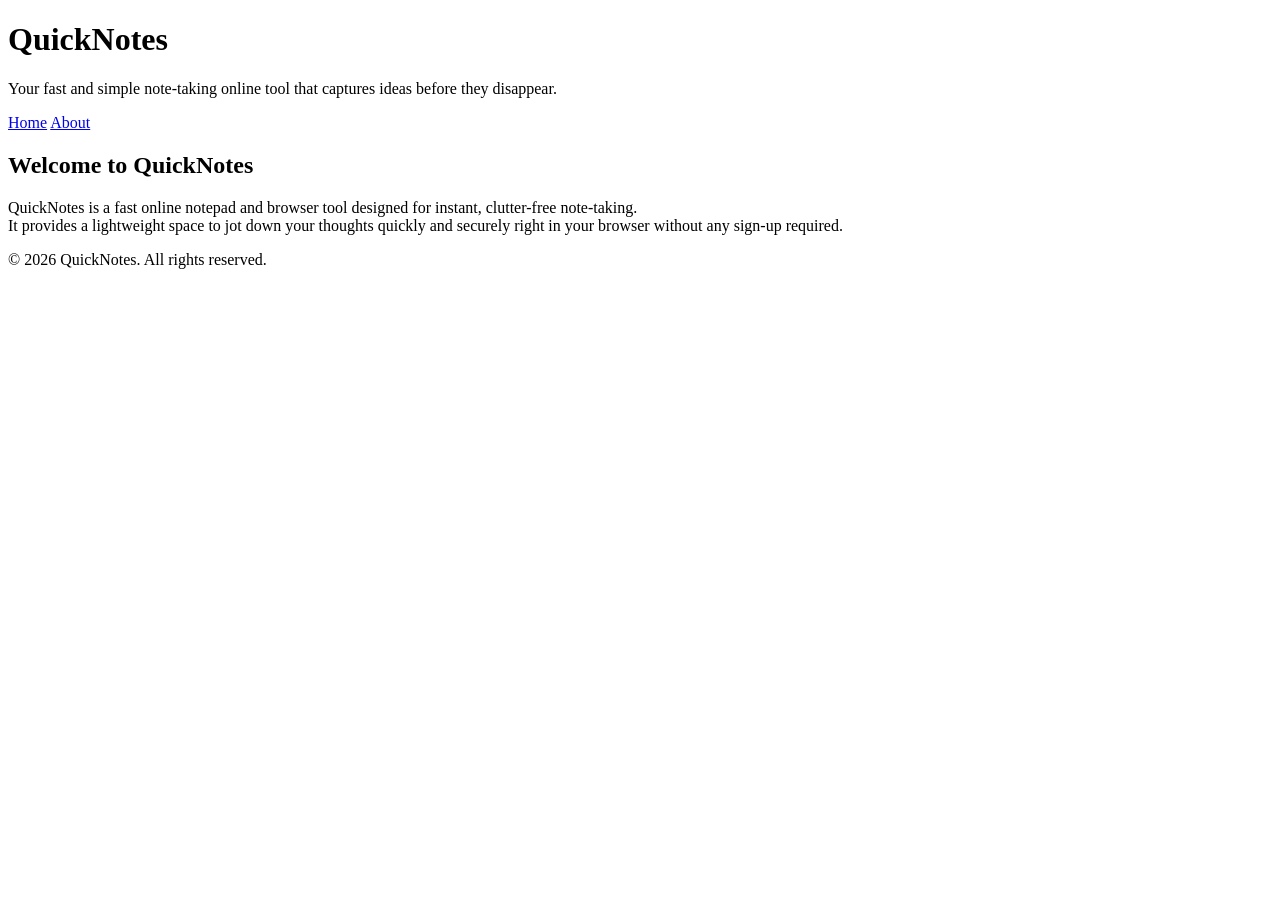
<file: day1/index.html>
<!DOCTYPE html>
<html lang="en">
<head>
    <meta charset="UTF-8">
    <meta name="viewport" content="width=device-width, initial-scale=1.0">
    <title>QuickNotes - Home</title>
</head>
<body>
    <header>
        <h1>QuickNotes</h1>
        <p>Your fast and simple note-taking online tool that captures ideas before they disappear.</p>
        <nav>
            <a href="index.html">Home</a>
            <a href="about.html">About</a>
        </nav>
    </header>

    <main>
        <section>
            <h2>Welcome to QuickNotes</h2>
            <p>QuickNotes is a fast online notepad and browser tool designed for instant, clutter-free note-taking. <br> It provides a lightweight space to jot down your thoughts quickly and securely right in your browser without any sign-up required.</p>
        </section>
    </main>

    <footer>
        <p>&copy; 2026 QuickNotes. All rights reserved.</p>
    </footer>
</body>
</html>
</file>
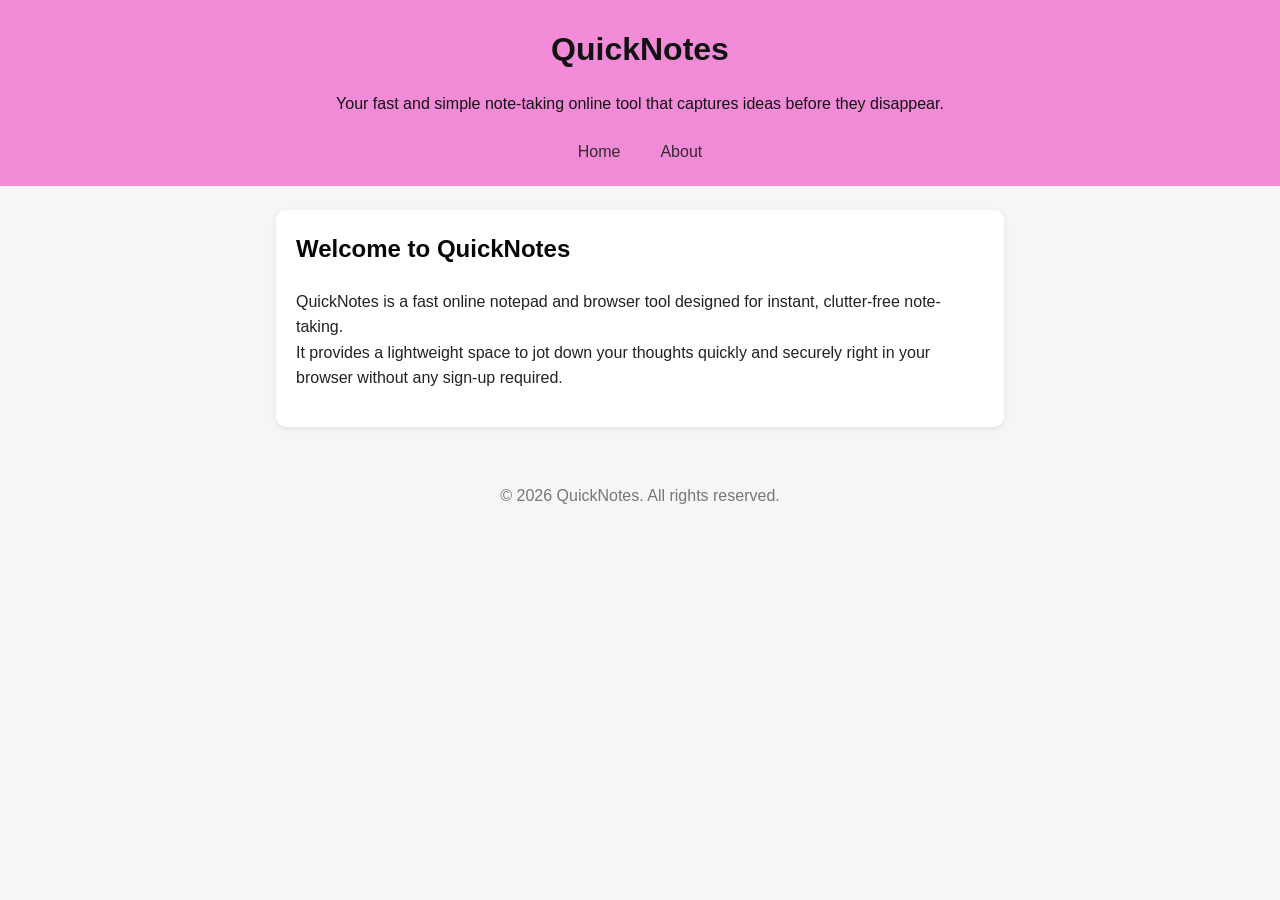
<file: day2/index.html>
<!DOCTYPE html>
<html lang="en">
<head>
    <meta charset="UTF-8">
    <meta name="viewport" content="width=device-width, initial-scale=1.0">
    <title>QuickNotes - Home</title>
    <link rel="stylesheet" href="style.css">
</head>
<body>
    <header>
        <h1>QuickNotes</h1>
        <p>Your fast and simple note-taking online tool that captures ideas before they disappear.</p>
        <nav>
            <a href="index.html">Home</a>
            <a href="about.html">About</a>
        </nav>
    </header>

    <main>
        <section>
            <h2>Welcome to QuickNotes</h2>
            <p>QuickNotes is a fast online notepad and browser tool designed for instant, clutter-free note-taking. <br> It provides a lightweight space to jot down your thoughts quickly and securely right in your browser without any sign-up required.</p>
        </section>
    </main>

    <footer>
        <p>&copy; 2026 QuickNotes. All rights reserved.</p>
    </footer>
</body>
</html>
</file>
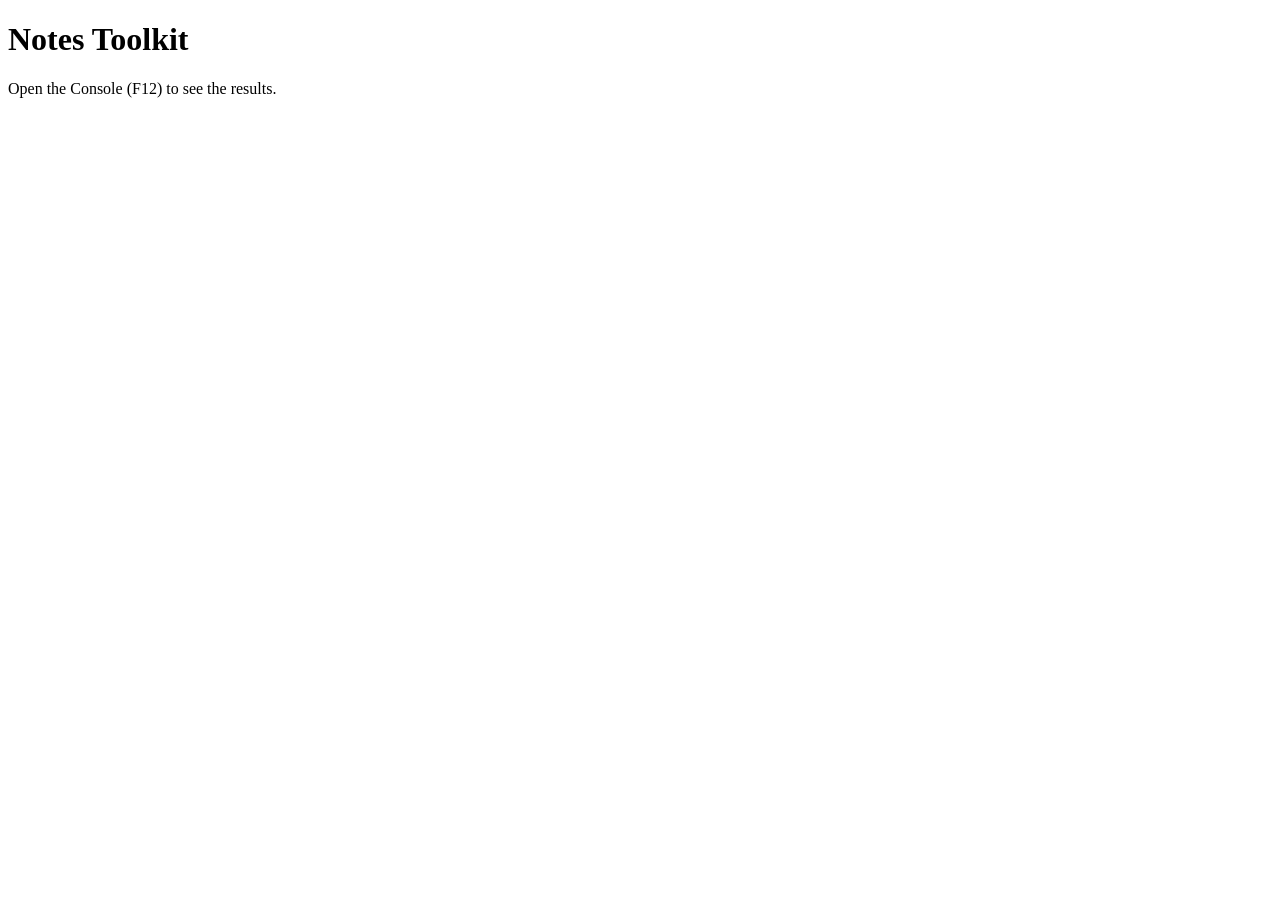
<file: day3/index.html>
<!DOCTYPE html>
<html lang="en">
  <head>
    <meta charset="UTF-8" />
    <title>Notes Toolkit</title>
    <script src="script.js" defer></script>
  </head>
  <body>
    <h1>Notes Toolkit</h1>
    <p>Open the Console (F12) to see the results.</p>
  </body>
</html>
</file>
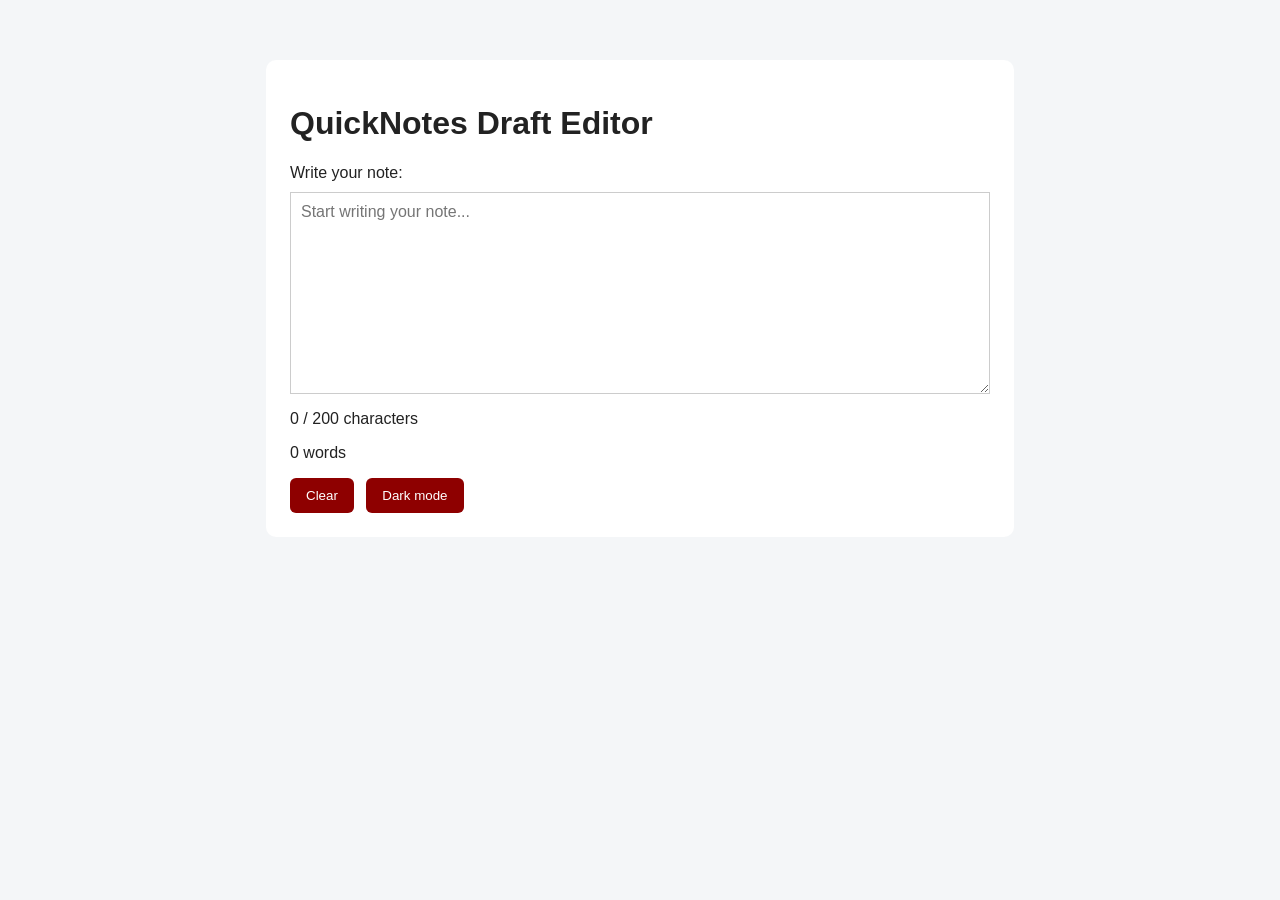
<file: day4/index.html>
<!DOCTYPE html>
<html lang="en">
  <head>
    <meta charset="UTF-8" />
    <meta name="viewport" content="width=device-width, initial-scale=1.0" />
    <title>QuickNotes Draft Editor</title>

    <link rel="stylesheet" href="style.css" />
    <script src="script.js" defer></script>
  </head>

  <body>
    <main>
      <h1>QuickNotes Draft Editor</h1>

      <label for="note-text">Write your note:</label>

      <textarea
        id="note-text"
        rows="10"
        maxlength="200"
        placeholder="Start writing your note..."
      ></textarea>

      <p id="char-count">0 / 200 characters</p>

      <p id="word-count">0 words</p>

      <div>
        <button id="clear-btn" type="button">Clear</button>
        <button id="theme-toggle" type="button">Dark mode</button>
      </div>
    </main>
  </body>
</html>
</file>
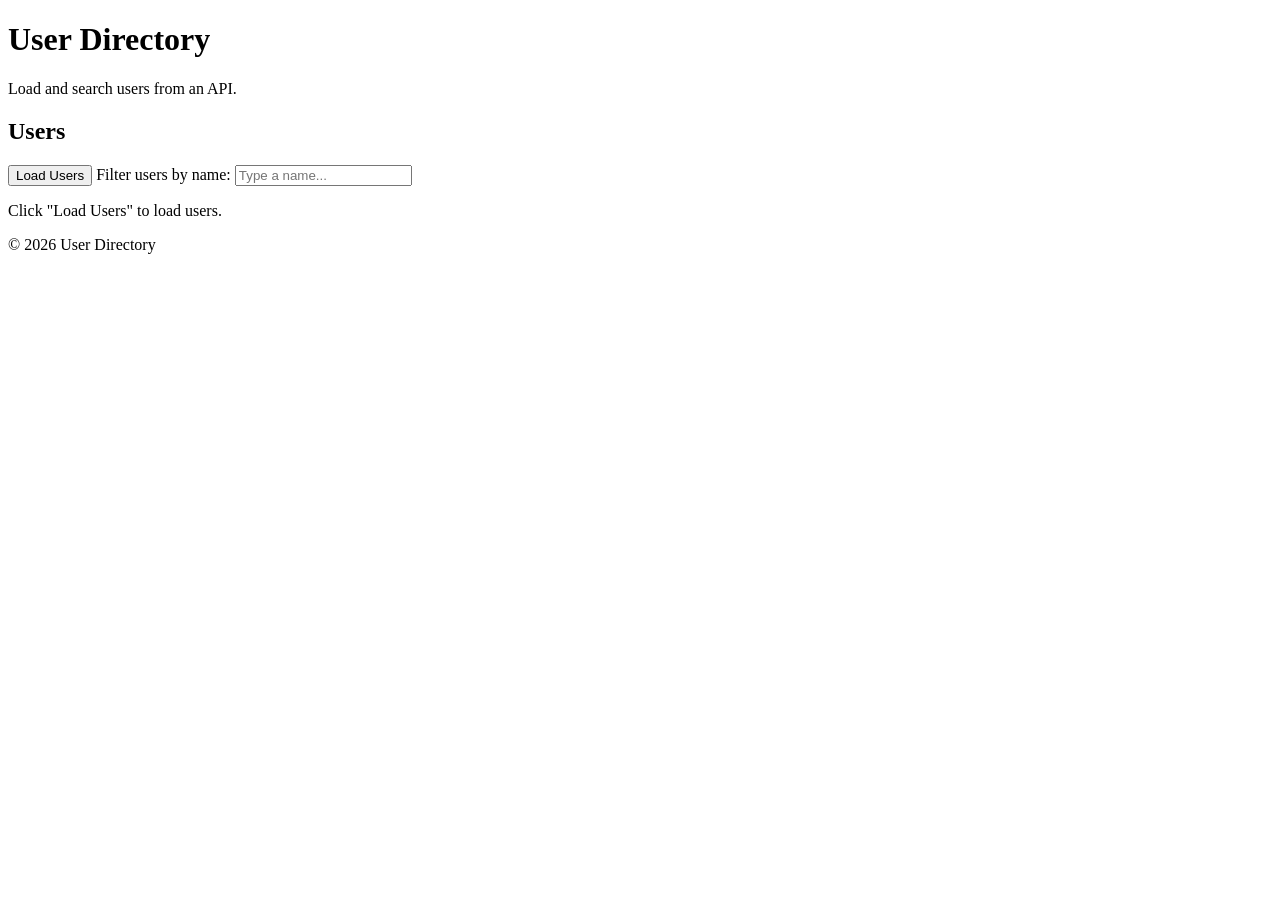
<file: day5/index.html>
<!DOCTYPE html>
<html lang="en">
  <head>
    <meta charset="UTF-8" />
    <meta name="viewport" content="width=device-width, initial-scale=1.0" />
    <title>Day 5 - User Directory</title>
    <script src="users.js" defer></script>
  </head>

  <body>
    <header>
      <h1>User Directory</h1>
      <p>Load and search users from an API.</p>
    </header>

    <main>
      <section>
        <h2>Users</h2>

        <button id="load-users" type="button">Load Users</button>

        <label for="filter-input">Filter users by name:</label>
        <input
          type="text"
          id="filter-input"
          placeholder="Type a name..."
        />

        <p id="status">Click "Load Users" to load users.</p>

        <ul id="users-list"></ul>
      </section>
    </main>

    <footer>
      <p>&copy; 2026 User Directory</p>
    </footer>
  </body>
</html>
</file>
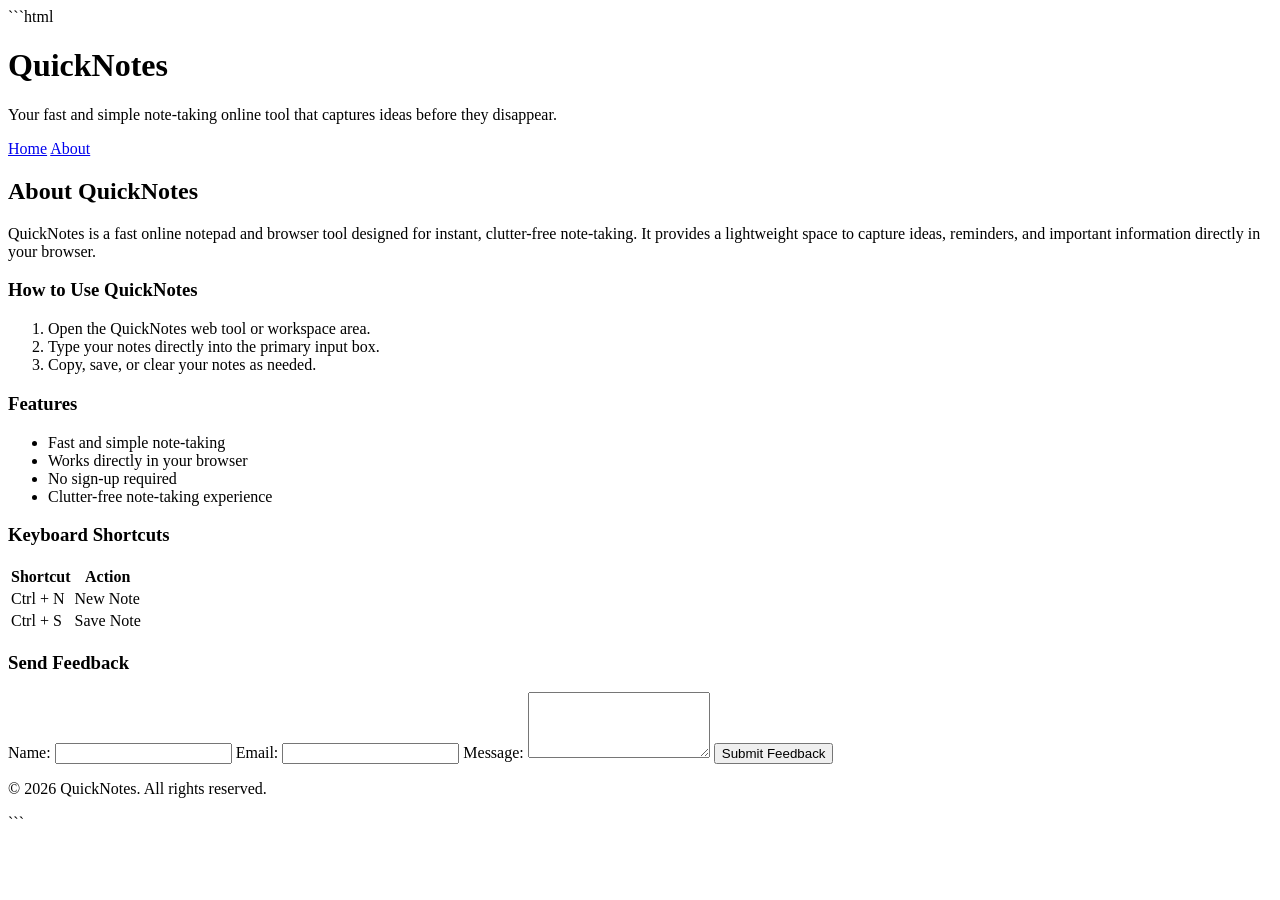
<file: day1/about.html>
```html
<!DOCTYPE html>
<html lang="en">
<head>
    <meta charset="UTF-8">
    <meta name="viewport" content="width=device-width, initial-scale=1.0">
    <title>About QuickNotes</title>
</head>

<body>

    <header>
        <h1>QuickNotes</h1>

        <p>
            Your fast and simple note-taking online tool that captures ideas before they disappear.
        </p>

        <nav>
            <a href="index.html">Home</a>
            <a href="about.html">About</a>
        </nav>
    </header>

    <main>

        <h2>About QuickNotes</h2>

        <p>
            QuickNotes is a fast online notepad and browser tool designed for instant,
            clutter-free note-taking. It provides a lightweight space to capture ideas,
            reminders, and important information directly in your browser.
        </p>

        <section>
            <h3>How to Use QuickNotes</h3>

            <ol>
                <li>Open the QuickNotes web tool or workspace area.</li>
                <li>Type your notes directly into the primary input box.</li>
                <li>Copy, save, or clear your notes as needed.</li>
            </ol>
        </section>

        <section>
            <h3>Features</h3>

            <ul>
                <li>Fast and simple note-taking</li>
                <li>Works directly in your browser</li>
                <li>No sign-up required</li>
                <li>Clutter-free note-taking experience</li>
            </ul>
        </section>

        <section>
            <h3>Keyboard Shortcuts</h3>

            <table>
                <thead>
                    <tr>
                        <th>Shortcut</th>
                        <th>Action</th>
                    </tr>
                </thead>

                <tbody>
                    <tr>
                        <td>Ctrl + N</td>
                        <td>New Note</td>
                    </tr>

                    <tr>
                        <td>Ctrl + S</td>
                        <td>Save Note</td>
                    </tr>
                </tbody>
            </table>
        </section>

        <section>
            <h3>Send Feedback</h3>

            <form>
                <label for="name">Name:</label>
                <input type="text" id="name" name="name" required>

                <label for="email">Email:</label>
                <input type="email" id="email" name="email" required>

                <label for="message">Message:</label>
                <textarea id="message" name="message" rows="4" required></textarea>

                <button type="submit">Submit Feedback</button>
            </form>
        </section>

    </main>

    <footer>
        <p>&copy; 2026 QuickNotes. All rights reserved.</p>
    </footer>

</body>
</html>
```
</file>
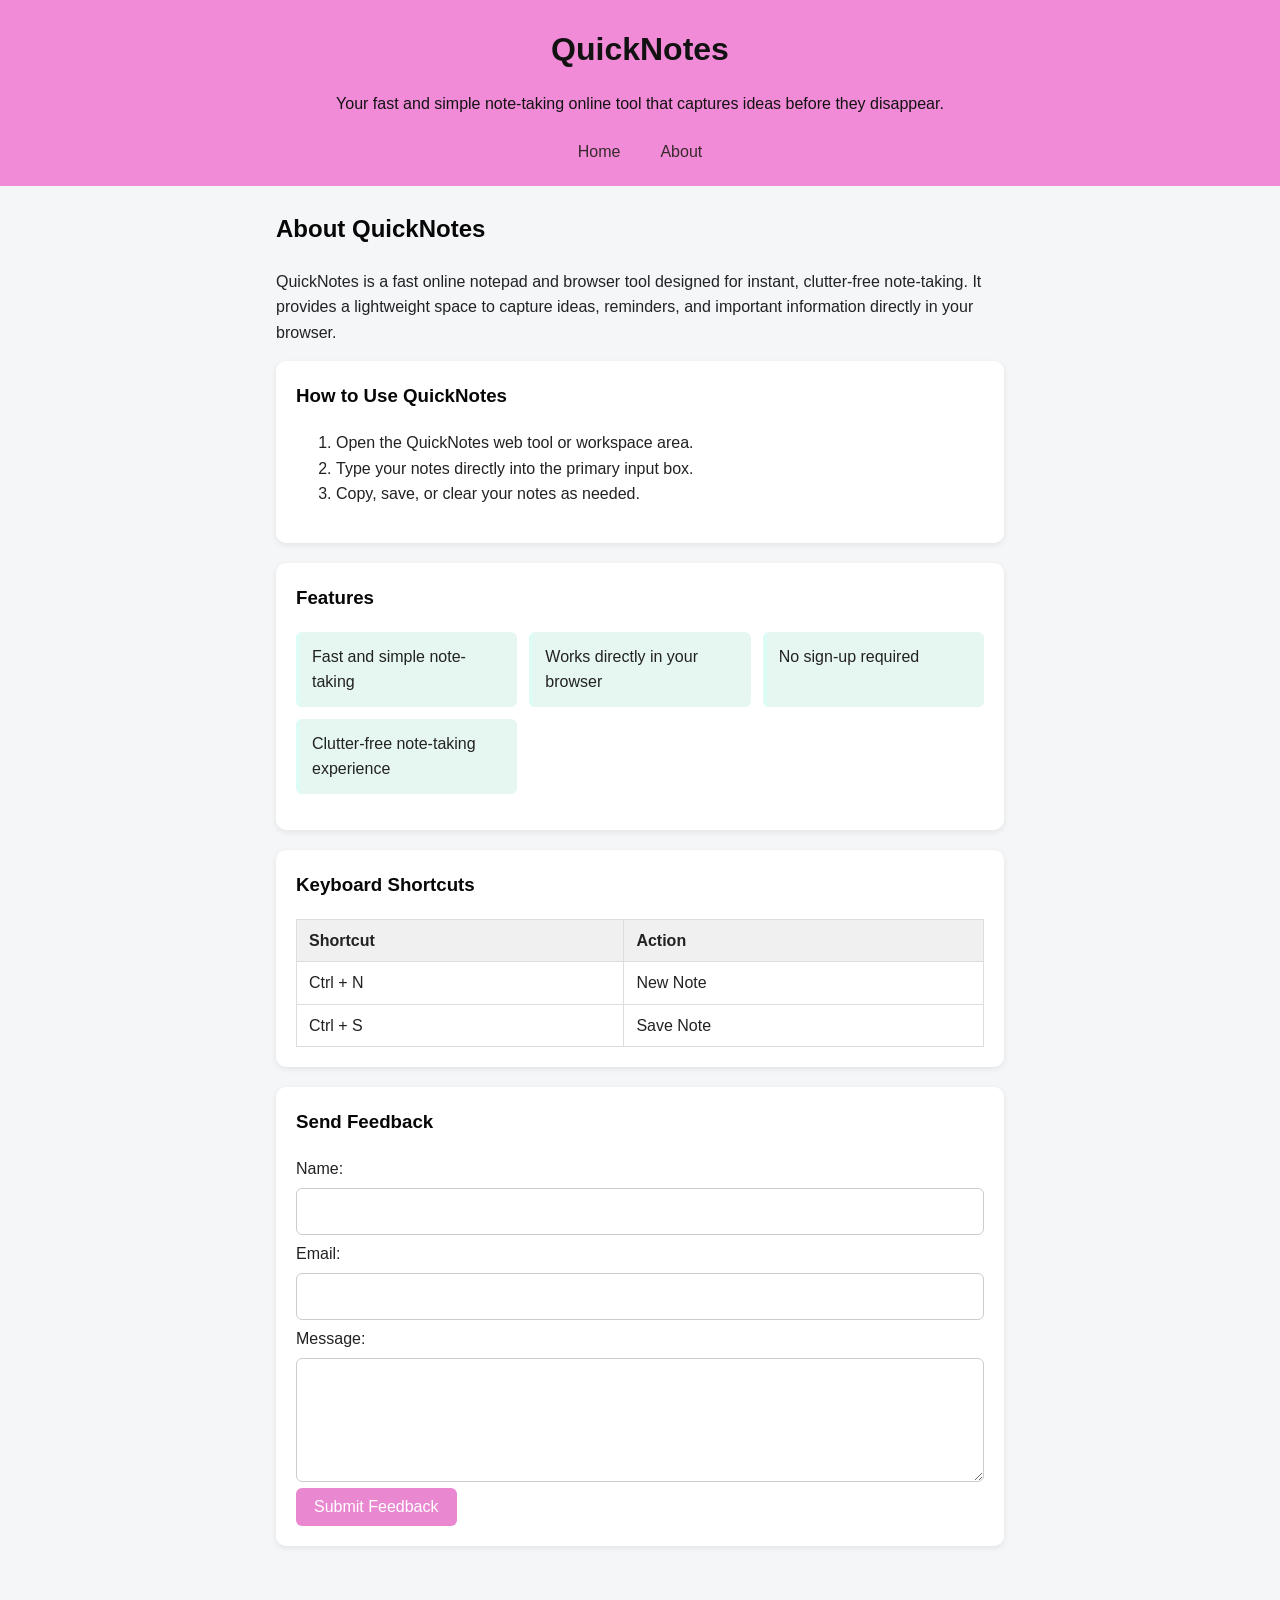
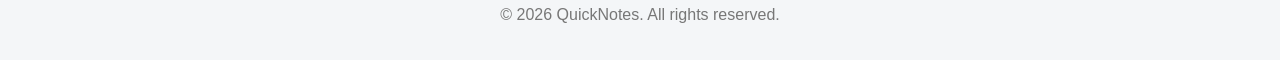
<file: day2/about.html>
<!DOCTYPE html>
<html lang="en">
<head>
    <meta charset="UTF-8">
    <meta name="viewport" content="width=device-width, initial-scale=1.0">
    <title>About QuickNotes</title>
    <link rel="stylesheet" href="style.css">
</head>

<body>

    <header>
        <h1>QuickNotes</h1>

        <p>
            Your fast and simple note-taking online tool that captures ideas before they disappear.
        </p>

        <nav>
            <a href="index.html">Home</a>
            <a href="about.html">About</a>
        </nav>
    </header>

    <main>

        <h2>About QuickNotes</h2>

        <p>
            QuickNotes is a fast online notepad and browser tool designed for instant,
            clutter-free note-taking. It provides a lightweight space to capture ideas,
            reminders, and important information directly in your browser.
        </p>

        <section>
            <h3>How to Use QuickNotes</h3>

            <ol>
                <li>Open the QuickNotes web tool or workspace area.</li>
                <li>Type your notes directly into the primary input box.</li>
                <li>Copy, save, or clear your notes as needed.</li>
            </ol>
        </section>

        <section>
            <h3>Features</h3>

            <ul class="features">
                <li>Fast and simple note-taking</li>
                <li>Works directly in your browser</li>
                <li>No sign-up required</li>
                <li>Clutter-free note-taking experience</li>
            </ul>
        </section>

        <section>
            <h3>Keyboard Shortcuts</h3>

            <table>
                <thead>
                    <tr>
                        <th>Shortcut</th>
                        <th>Action</th>
                    </tr>
                </thead>

                <tbody>
                    <tr>
                        <td>Ctrl + N</td>
                        <td>New Note</td>
                    </tr>

                    <tr>
                        <td>Ctrl + S</td>
                        <td>Save Note</td>
                    </tr>
                </tbody>
            </table>
        </section>

        <section>
            <h3>Send Feedback</h3>

            <form>
                <label for="name">Name:</label>
                <input type="text" id="name" name="name" required>

                <label for="email">Email:</label>
                <input type="email" id="email" name="email" required>

                <label for="message">Message:</label>
                <textarea id="message" name="message" rows="4" required></textarea>

                <button type="submit">Submit Feedback</button>
            </form>
        </section>

    </main>

    <footer>
        <p>&copy; 2026 QuickNotes. All rights reserved.</p>
    </footer>

</body>
</html>
</file>
<file: day2/style.css>
*,
*::before,
*::after {
    box-sizing: border-box;
}

body {
    margin: 0;
    font-family: "Segoe UI", Arial, sans-serif;
    background-color: #f4f6f8;
    color: #222;
    line-height: 1.6;
}

header {
    background-color: #f18bd8;
    color: rgb(19, 18, 18);
    text-align: center;
    padding: 24px 16px 16px;
}

header h1 {
    margin: 0;
}

nav {
    display: flex;
    justify-content: center;
    gap: 16px;
    margin-top: 12px;
}

nav a {
    color: rgb(54, 42, 42);
    text-decoration: none;
    padding: 6px 12px;
    border-radius: 6px;
    transition: background-color 0.2s ease;
}

nav a:hover {
    background-color: rgba(255, 255, 255, 0.2);
}

main {
    max-width: 760px;
    margin: 24px auto;
    padding: 0 16px;
}

section {
    background: white;
    padding: 20px;
    border-radius: 10px;
    margin-bottom: 20px;
    box-shadow: 0 2px 6px rgba(0, 0, 0, 0.08);
}

h2,
h3 {
    color: #070707;
    margin-top: 0;
}

.features {
    list-style: none;
    padding: 0;
    display: grid;
    grid-template-columns: repeat(auto-fit, minmax(180px, 1fr));
    gap: 12px;
}

.features li {
    background-color: #e6f6f1;
    border-left: 4px solid #defcf6;
    padding: 12px;
    border-radius: 6px;
}

table {
    width: 100%;
    border-collapse: collapse;
}

th,
td {
    border: 1px solid #ddd;
    padding: 8px 12px;
    text-align: left;
}

th {
    background-color: #f0f0f0;
}

form {
    display: flex;
    flex-direction: column;
    gap: 6px;
}

input,
textarea {
    width: 100%;
    padding: 10px;
    border: 1px solid #ccc;
    border-radius: 6px;
    font: inherit;
}

input:focus,
textarea:focus {
    outline: 2px solid #fdfdfd;
    border-color: #f9fcfb;
}

button {
    align-self: flex-start;
    background-color: #e988d1;
    color: white;
    border: none;
    padding: 10px 18px;
    border-radius: 6px;
    font-size: 1rem;
    cursor: pointer;
    transition: background-color 0.2s ease, transform 0.2s ease;
}

button:hover {
    background-color: #088a70;
    transform: translateY(-2px);
}

footer {
    text-align: center;
    color: #777;
    padding: 16px;
}

@media (max-width: 600px) {
    header {
        padding: 16px 12px 12px;
    }

    header h1 {
        font-size: 1.6rem;
    }

    section {
        padding: 16px;
    }
}
</file>
<file: day4/style.css>
:root {
  --bg-color: #f4f6f8;
  --text-color: #222;
  --card-color: white;
  --border-color: #ccc;
  --button-bg: #8e0000;
  --button-text: white;
  --warning-color: orange;
  --over-color: red;
}

body {
  margin: 0;
  padding: 20px;
  font-family: Arial, sans-serif;
  background-color: var(--bg-color);
  color: var(--text-color);
  transition: background-color 0.2s ease, color 0.2s ease;
}

main {
  max-width: 700px;
  margin: 40px auto;
  padding: 24px;
  background-color: var(--card-color);
  border-radius: 10px;
}

textarea {
  display: block;
  width: 100%;
  margin-top: 10px;
  padding: 10px;
  box-sizing: border-box;
  border: 1px solid var(--border-color);
  font: inherit;
}

button {
  margin-right: 8px;
  padding: 10px 16px;
  border: none;
  border-radius: 6px;
  background-color: var(--button-bg);
  color: var(--button-text);
  cursor: pointer;
}

.warning {
  color: var(--warning-color);
}

.over {
  color: var(--over-color);
  font-weight: bold;
}

body.dark {
  --bg-color: #1e1e1e;
  --text-color: #f5f5f5;
  --card-color: #2b2b2b;
  --border-color: #555;
  --button-bg: #444;
  --button-text: white;
}
</file>
